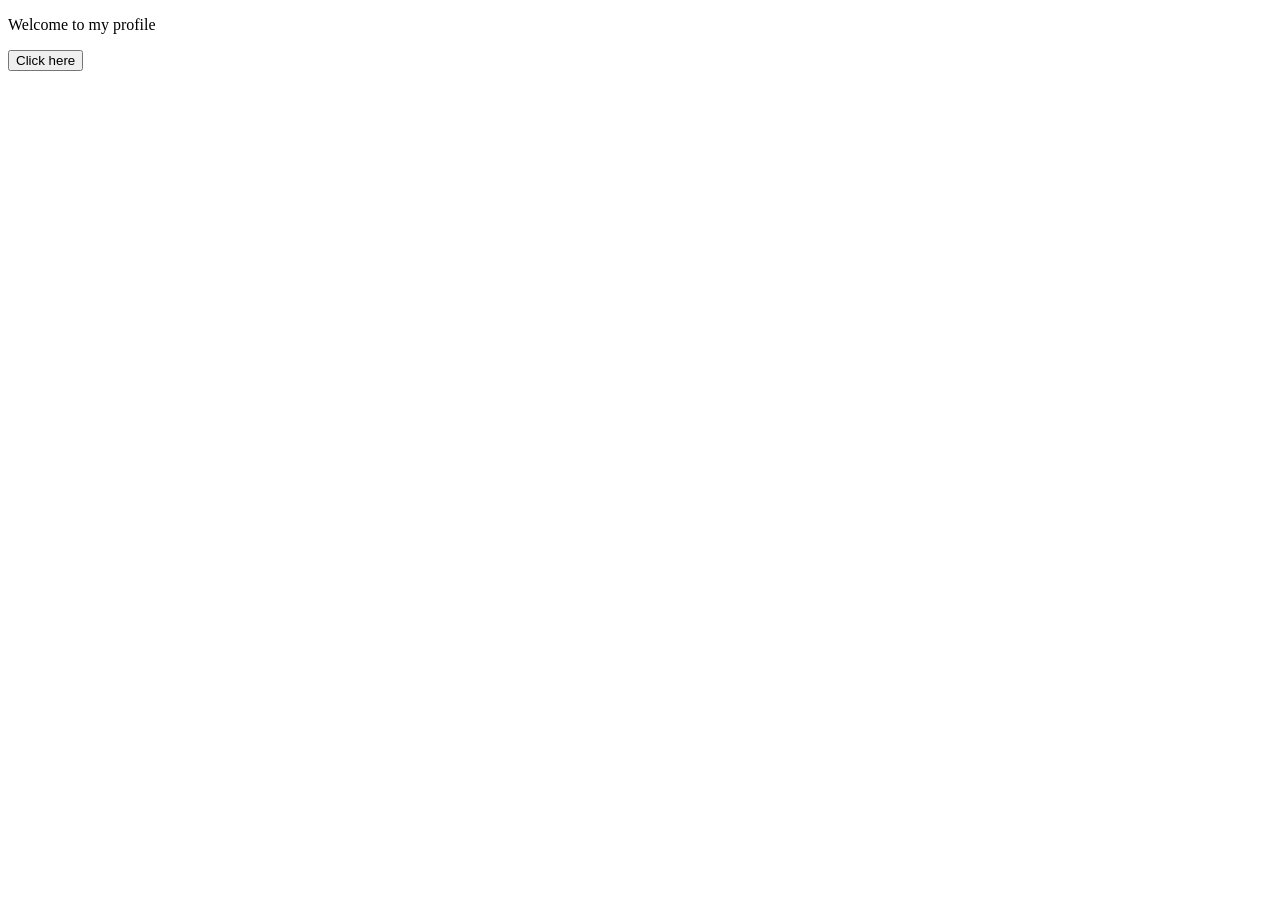
<file: Desktop/My-card/index.html>
<!DOCTYPE html>
<html lang="en">
<head>
    <meta charset="UTF-8">
    <meta name="viewport" content="width=device-width, initial-scale=1.0">
    <title>My Profile Card</title>
     <link ref="stylesheet" href="styles.css"> 
</head>
<body>
    <p id="message"> Welcome to my profile</p>
    <button id="changeButton"> Click here </button>
    <script src="script.js"></script>
</body>
</html>
</file>
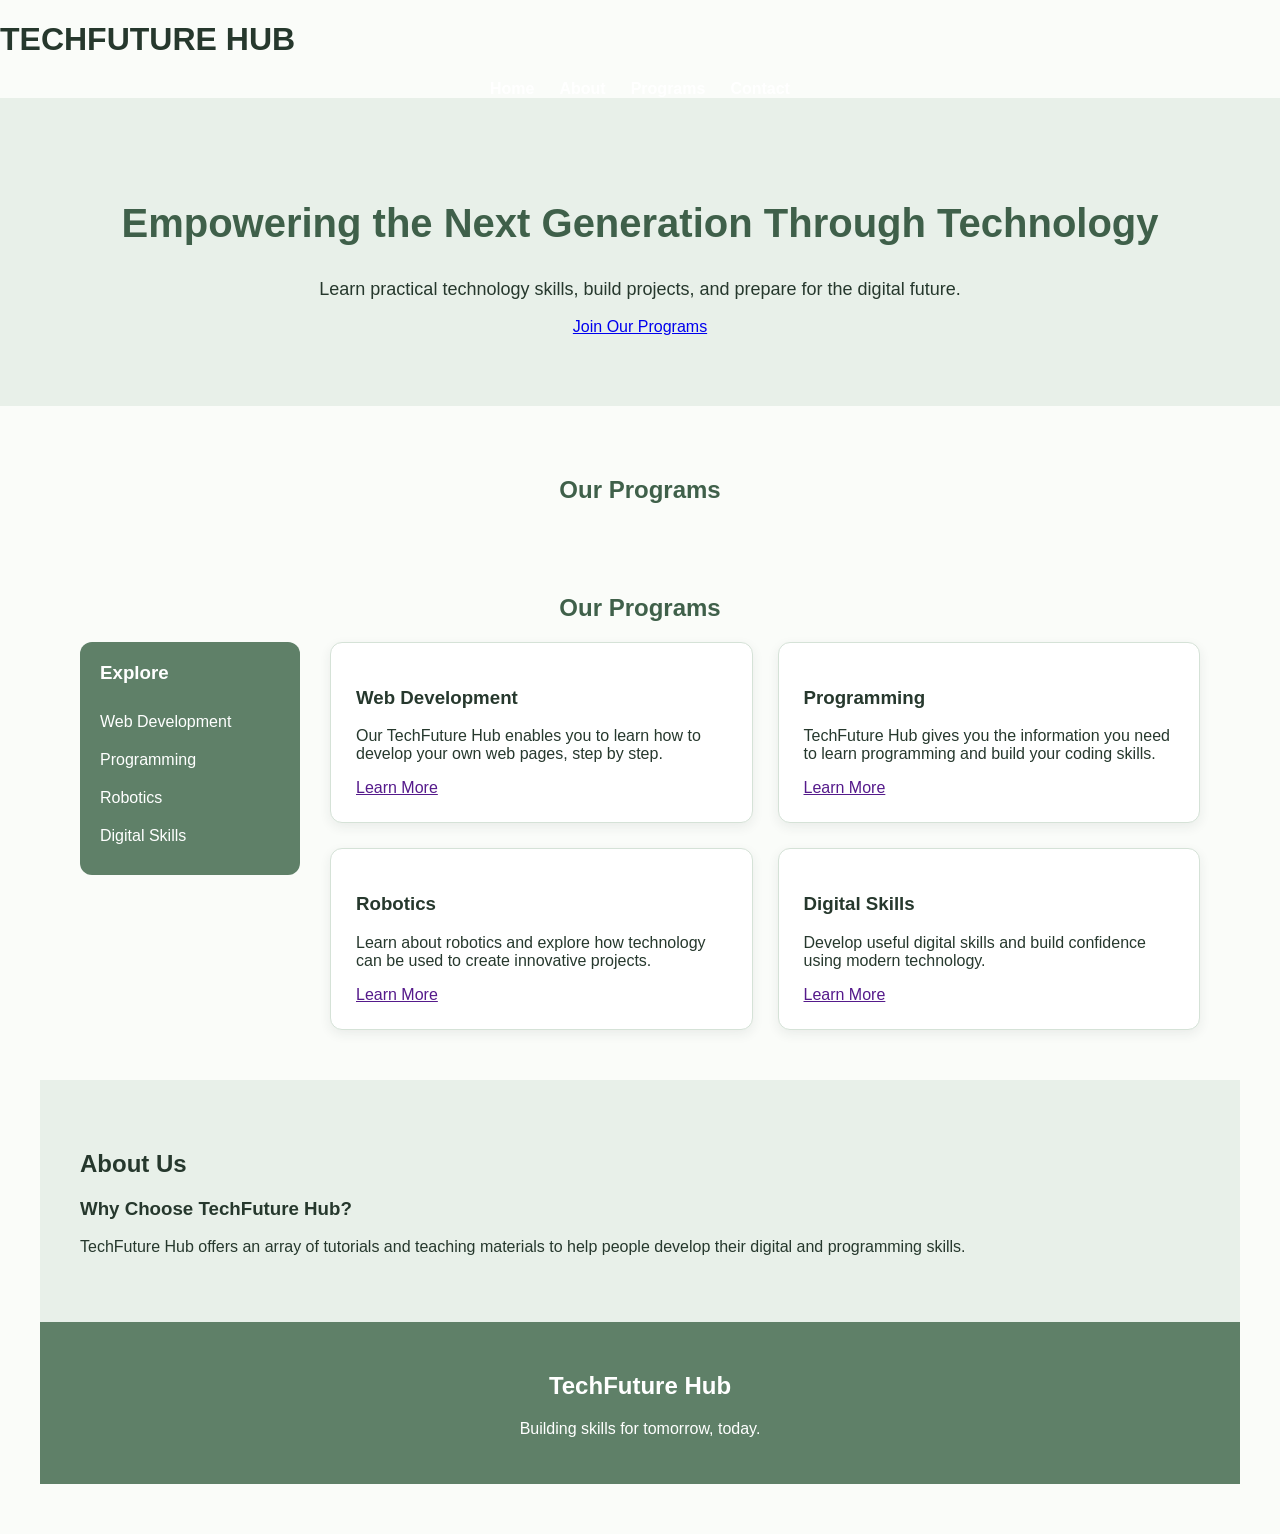
<file: Desktop/New folder/index.html>
<!DOCTYPE html>
  <a href=""></a>
<html>
<head>
     <title>TechFuture Hub</title>
    <link rel="stylesheet" href="styles.css">
</head>
<body>
  <h1>
    TECHFUTURE HUB
  </h1>
   <nav>
    <ul>
        <li><a href="#home">Home</a></li>
        <li><a href="#about">About</a></li>
        <li><a href="#programs">Programs</a></li>
        <li><a href="#contact">Contact</a></li>
    </ul>
</nav>
   <section id="home">
    <h2>Empowering the Next Generation Through Technology</h2>

    <p>
        Learn practical technology skills, build projects, and prepare for the digital future.
    </p>

    <a href="#programs">Join Our Programs</a>
</section>
   <section id="programs">
    <h2>Our Programs</h2>
<section id="programs">
    <h2>Our Programs</h2>

    <div class="programs-container">

        <aside class="sidebar">
            <h3>Explore</h3>
            <a href="#web-development">Web Development</a>
            <a href="#programming">Programming</a>
            <a href="#robotics">Robotics</a>
            <a href="#digital-skills">Digital Skills</a>
        </aside>

        <div class="program-cards">
    <article>
        <div id="web development"></div>
        <h3>Web Development</h3>
        <p>
            Our TechFuture Hub enables you to learn how to develop
            your own web pages, step by step.
        </p>
        <a href="">Learn More</a>
    </article>

    <article>
        <div id="programming"></div>
        <h3>Programming</h3>
        <p>
            TechFuture Hub gives you the information you need to
            learn programming and build your coding skills.
        </p>
        <a href="">Learn More</a>
    </article>

    <article>
        <div id="robotics"></div>
        <h3>Robotics</h3>
        <p>
            Learn about robotics and explore how technology can
            be used to create innovative projects.
        </p>
        <a href="">Learn More</a>
    </article>

    <article>
        <div id="digital skills"></div>
        <h3>Digital Skills</h3>
        <p>
            Develop useful digital skills and build confidence
            using modern technology.
        </p>
        <a href="">Learn More</a>
    </article>
</section>
      <section id="about">
    <h2>About Us</h2>

    <h3>Why Choose TechFuture Hub?</h3>

    <p>
        TechFuture Hub offers an array of tutorials and teaching
        materials to help people develop their digital and
        programming skills.
    </p>
</section>
   </div>
   <footer id="contact">
    <h2>TechFuture Hub</h2>
    <p>Building skills for tomorrow, today.</p>
</footer>
</body>
</html>
</file>
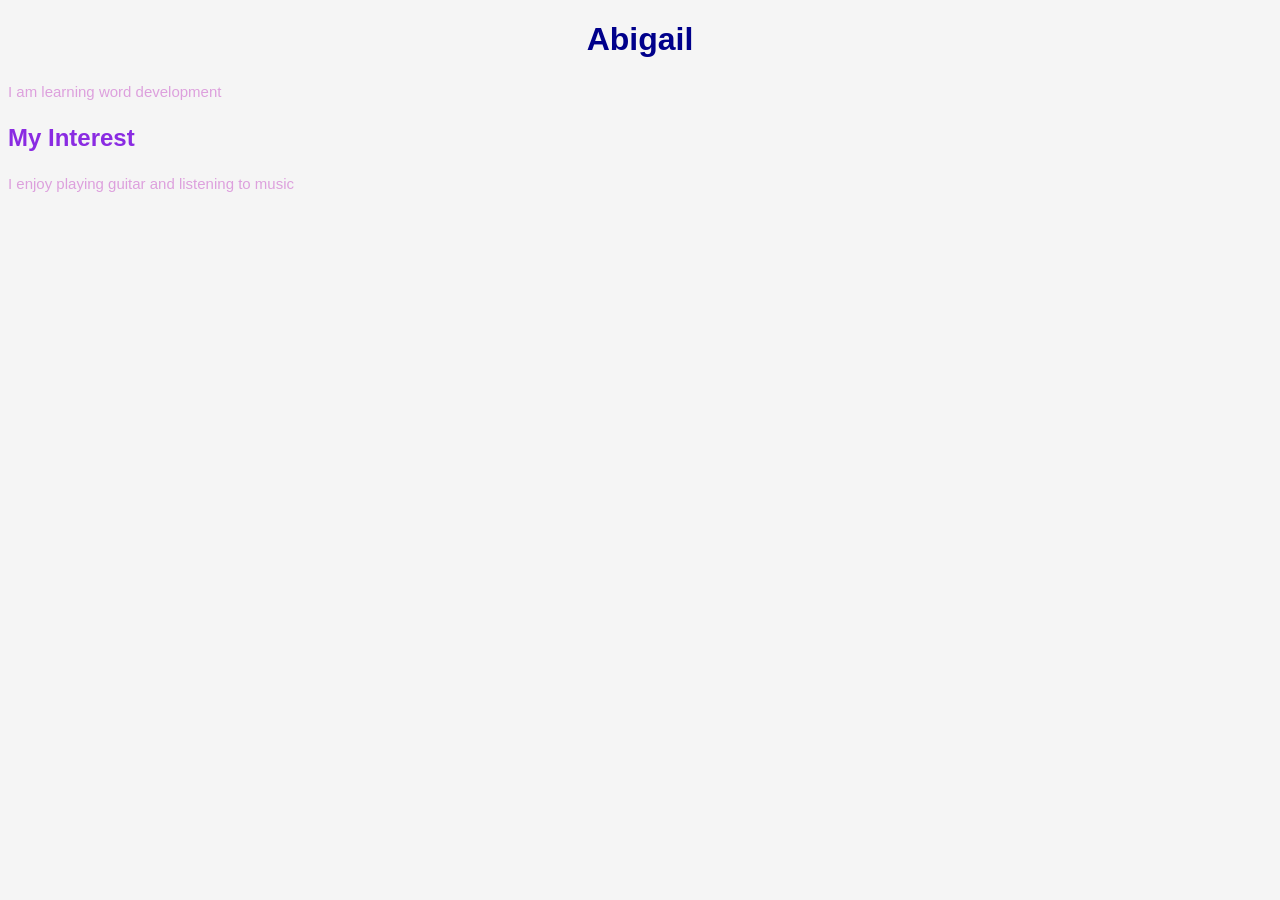
<file: Desktop/profile/index.html>
<!DOCTYPE html>
<html lang="en">
<head>
    <meta charset="UTF-8">
    <meta name="viewport" content="width=device-width, initial-scale=1.0">
    <title>My Profile Card</title>
    <link rel="stylesheet" href="styles.css">
</head>
<body>
    <div class="profile-card">
        <h1>Abigail</h1>
        <p class="Introduction">
      I am learning word development
        </p>
        <h2> My Interest</h2>
        <p>
            I enjoy playing guitar and listening to music
        </p>

    </div>
</body>
</html>
</file>
<file: Desktop/New folder/styles.css>
/* ===== Basic Page Styling ===== */

body {
    font-family: Arial, sans-serif;
    margin: 0;
    background-color: #FAFCF9;
    color: #26382D;
}


/* ===== Header ===== */

header {
    background-color: #3F604A;
    color: white;
    padding: 30px 40px;
    text-align: center;
}

header h1 {
    margin: 0;
}


/* ===== Navigation ===== */

nav ul {
    display: flex;
    justify-content: center;
    list-style: none;
    gap: 25px;
    padding: 0;
    margin-bottom: 0;
}

nav a {
    color: white;
    text-decoration: none;
    font-weight: bold;
}

nav a:hover {
    color: #DDE9DF;
}


/* ===== Hero Section ===== */

#home {
    background-color: #E8F0E9;
    padding: 70px 40px;
    text-align: center;
}

#home h2 {
    color: #3F604A;
    font-size: 40px;
}

#home p {
    font-size: 18px;
}


/* ===== Programs Section ===== */

#programs {
    padding: 50px 40px;
}

#programs > h2 {
    text-align: center;
    color: #3F604A;
}


/* ===== Programs Layout ===== */

.programs-container {
    display: flex;
    gap: 30px;
    align-items: flex-start;
}


/* ===== Sidebar ===== */

.sidebar {
    background-color: #5F8068;
    padding: 20px;
    border-radius: 12px;
    min-width: 180px;
}

.sidebar h3 {
    color: white;
    margin-top: 0;
}

.sidebar a {
    display: block;
    color: white;
    text-decoration: none;
    padding: 10px 0;
}

.sidebar a:hover {
    color: #DDE9DF;
}


/* ===== Program Cards ===== */

.program-cards {
    display: grid;
    grid-template-columns: repeat(2, 1fr);
    gap: 25px;
    flex: 1;
}

.program-cards article {
    background-color: white;
    padding: 25px;
    border-radius: 12px;
    border: 1px solid #D5E2D7;
    box-shadow: 0 4px 12px rgba(38, 56, 45, 0.08);
}

.program-cards article:hover {
    transform: translateY(-3px);
}


/* ===== About ===== */

#about {
    background-color: #E8F0E9;
    padding: 50px 40px;
}


/* ===== Footer ===== */

footer {
    background-color: #5F8068;
    color: white;
    padding: 30px 40px;
    text-align: center;
}


/* ===== Responsive Design ===== */

@media (max-width: 700px) {

    nav ul {
        flex-direction: column;
        gap: 10px;
    }

    .programs-container {
        flex-direction: column;
    }

    .sidebar {
        width: auto;
    }

    .program-cards {
        grid-template-columns: 1fr;
    }

    #home h2 {
        font-size: 30px;
    }
}
</file>
<file: Desktop/profile/styles.css>
body{
    background-color: whitesmoke;
    font-family: Arial, sans-serif;
}
 
profile-card{
    height: 200px ;
    width: 300px;
    padding: 20px;
    margin:40px auto;
    border: 1px solid white;
    border-radius: 12px;
    
}

h1{
    color: darkblue;
    text-align: center;
}

h2{
    color:blueviolet;

}
 
p{
    color: plum;
    line-height: 1.6;
    font-size: 15px;
}
</file>
